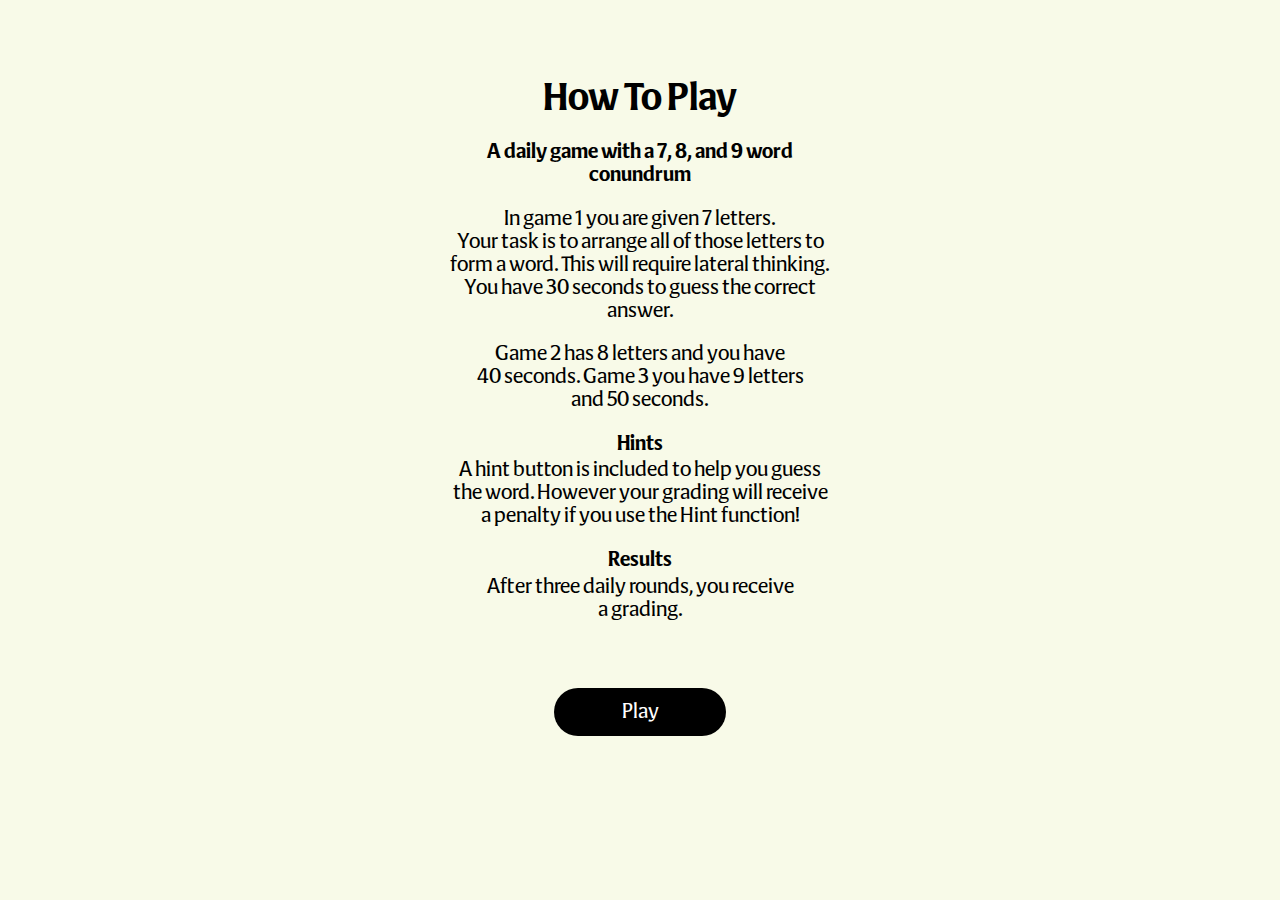
<file: index.html>
<!DOCTYPE html>
<html lang="en">
<head>
    <meta charset="UTF-8">
    <meta name="viewport" content="width=device-width, initial-scale=1.0">
    <title>Document</title>
    <link rel="stylesheet" href="styles/format.css">
    <link rel="stylesheet" href="styles/style.css">
    <link rel="stylesheet" href="styles/text.css">
    <script src="scripts/game.js" defer></script>
    <script src="scripts/main.js" defer></script>
    <script src="scripts/timer.js" defer></script>
    <script src="scripts/unitTesting.js" defer></script>
</head>
<body class="off-white">
    <div id="game" class="page">
        <div>
            <div class="alert-container" data-alert-container></div>
            <div class="header">
                <div>
                    <img src="resources/Conundrum horizontal.svg" class="conundrum-horizontal-icon">
                </div>
                <div>
                    <a onclick="showPage('info')">
                        <img src="resources/info-icon.svg" class="icon">
                    </a>
                </div>
                <div>
                    <a onclick="showPage('stats')">
                        <img src="resources/stats-icon.svg" class="icon">
                    </a>
                </div>
            </div>
            <div class="underline"></div>
        </div>
        <div class="centered gap" style="--amount: 2em;">
            <canvas class="" id="circleCanvas" width="400" height="400" style="width: 6em; height: 6em;"></canvas>
            <div class="no-display" style="height: 6em;" data-answer-element>
                <div class="text-game-answer">Answer:</div>
                <div class="text-game-solution" data-answer-text>Example</div>
            </div>
        </div>
        <div class="gap centered" style="--amount: 1em">
            <div class="text-game-heading centered">
                Your Guess
            </div>
        </div>
        <div class="box gap" style="--amount: .5em" data-guessboard>
            <div class="card-button non-interactive guess"></div>
            <div class="card-button non-interactive guess"></div>
            <div class="card-button non-interactive guess"></div>
            <div class="card-button non-interactive guess"></div>
            <div class="card-button non-interactive guess"></div>
            <div class="card-button non-interactive guess"></div>
            <div class="card-button non-interactive guess"></div>
            <div class="card-button non-interactive guess"></div>
            <div class="card-button non-interactive guess"></div>
        </div>
        <div class="gap centered" style="--amount: 2em">
            <div class="text-game-heading centered">
                Press letters as required
            </div>
        </div>
        <div class="box gap" style="--amount: .5em" data-keyboard>
            <div class="card-button">A</div>
            <div class="card-button">A</div>
            <div class="card-button">A</div>
            <div class="card-button">A</div>
            <div class="card-button">A</div>
            <div class="card-button">A</div>
            <div class="card-button">A</div>
            <div class="card-button">A</div>
            <div class="card-button">A</div>
        </div>
        <div>
            <div class="centered gap" style="--amount: 1em" >
                <button class="button hint" onclick="pressHint()" data-button-one>Hint</button>
            </div>
            <div class="centered gap" style="--amount: 0.5em">
                <div class="text-game-hint hidden" data-text-one>
                    None
                </div>
            </div>
        </div>
        <div>
            <div class="centered gap" style="--amount: 1em">
                <button class="button play-again" data-button-two>Play Next</button>
            </div>
            <div class="centered gap" style="--amount: 0.5em">
                <div class="text-game-hint hidden" data-text-two>
                    None
                </div>
            </div>
        </div>
        <div class="centered gap"  style="--amount: 0.75em">
            <div class="text-game-number" data-game-text>Game</div>
        </div>
        <div class="centered text-game-letters">
            <div data-game-letters>1 of 3</div>
        </div>
    </div>
    <div id="info" class="page active">
        <div class="text-info-title gap centered" style="--amount: 1.5em">
            How To Play
        </div>
        <div class="centered">
            <div class="text-box-info heading gap centered" style="--amount: 1.1em">
                A daily game with a 7, 8, and 9 word <br>conundrum
            </div>
        </div>
        <div class="centered">
            <div class="text-box-info gap centered" style="--amount: 1.1em">
                In game 1 you are given 7 letters.<br> Your task is to arrange all of those letters to <br>form a word. This will require
                lateral thinking.<br> You have 30 seconds to guess the correct <br>answer.
            </div>
        </div>
        <div class="centered">
            <div class="text-box-info gap centered" style="--amount: 1em">
                Game 2 has 8 letters and you have<br> 40 seconds. Game 3 you have 9 letters<br> and 50 seconds.
            </div>
        </div>
        <div class="centered">
            <div class="text-box-info heading gap centered" style="--amount: 1.1em">
                Hints
            </div>
        </div>
        <div class="centered">
            <div class="text-box-info gap centered" style="--amount: .2em">
                A hint button is included to help you guess<br> the word. However your grading will receive<br> a penalty if you use the
                Hint function!
            </div>
        </div>
        <div class="centered">
            <div class="text-box-info heading gap centered" style="--amount: 1.1em">
                Results
            </div>
        </div>
        <div class="centered">
            <div class="text-box-info gap centered" style="--amount: .2em">
                After three daily rounds, you receive<br> a grading.
            </div>
        </div>
        <div class="centered gap" style="--amount: 1.5em">
            <button class="button play" data-play-button>
                Play
            </button>
        </div>
    </div>
    <div id="stats" class="page">
        <div>
            <div class="alert-container" data-stats-alert-container></div>
            <div class="header">
                <div>
                    <img src="resources/Conundrum horizontal.svg" class="conundrum-horizontal-icon">
                </div>
                <div>
                    <a onclick="showPage('info')">
                        <img src="resources/info-icon.svg" class="icon">
                    </a>
                </div>
                <div>
                    <a onclick="showPage('game')">
                        <img src="resources/x-symbol.svg" class="icon">
                    </a>
                </div>
            </div>
            <div class="underline"></div>
        </div>
        <div class="text-stats-heading gap" style="--amount: 1.2em">
            Your Statistics Today
        </div>
        <div class="stats-grid" data-statistics-today>
            <div class="statistic">
                <h4 class="statistic-data">0</h4>
                <p class="statistic-label">Current Streak</p>
            </div>
            <div class="statistic">
                <h4 class="statistic-data">0</h4>
                <p class="statistic-label">Games</p>
            </div>
            <div class="statistic">
                <h4 class="statistic-data">0</h4>
                <p class="statistic-label">Wins</p>
            </div>
            <div class="statistic">
                <h4 class="statistic-data">0</h4>
                <p class="statistic-label">Hints Used</p>
            </div>
            <div class="statistic large">
                <h4 class="statistic-data">N/A</h4>
                <p class="statistic-label text-stats-grade">Today's Grade</p>
            </div>
        </div>
        <div class="text-stats-heading gap" style="--amount: 1.2em">
            Your Overall Statistics
        </div>
        <div class="stats-grid" data-statistics-overall>
            <div class="statistic">
                <h4 class="statistic-data">0</h4>
                <p class="statistic-label">Days Played</p>
            </div>
            <div class="statistic">
                <h4 class="statistic-data">0</h4>
                <p class="statistic-label">Games</p>
            </div>
            <div class="statistic">
                <h4 class="statistic-data">0</h4>
                <p class="statistic-label">Wins</p>
            </div>
            <div class="statistic">
                <h4 class="statistic-data">0</h4>
                <p class="statistic-label">Hints Used</p>
            </div>
            <div class="statistic large">
                <h4 class="statistic-data">N/A</h4>
                <p class="statistic-label text-stats-grade">Overall Grade</p>
            </div>
        </div>
        
        <div class="centered gap" style="--amount: 6em">
            <button class="button share" onclick="pressShare()" data-share-button>
                Share
            </button>
        </div>
    </div>
    <div id="welcome" class="page">
        <div class="centered gap" style="--amount: 2em">
            <img src="resources/Conundrum vertical.svg" class="welcome-header" alt="">
        </div>
        <div class="text-welcome-title gap centered" style="--amount: 3em" data-welcome-header>
            None
        </div>
        <div class="text-box-welcome long gap centered" style="--amount: 0.5em" data-welcome-message>
            None
        </div>
        <div class="centered gap" style="--amount: 14em">
            <button class="button welcome" onclick="showPage('game')" data-welcome-button>
                None
            </button>
        </div>
        <div class="text-welcome-date gap centered" style="--amount: 1.25em" data-welcome-date>
            None
        </div>
        <div class="text-welcome-puzzle centered" data-welcome-number style="visibility: hidden;">
            None
        </div>
    </div>
</body>
</html>
</file>
<file: styles/format.css>
@font-face {
    font-family: Clairseach;
    src: url(../fonts/Clairseach-Black.otf) format('opentype');
    font-weight: bolder;
}

@font-face {
    font-family: Clairseach;
    src: url(../fonts/Clairseach-Bold.otf) format('opentype');
    font-weight: bold;
}

@font-face {
    font-family: Clairseach;
    src: url(../fonts/Clairseach-Regular.otf) format('opentype');
    font-weight: normal;
}

*,
*::after,
*::before {
    box-sizing: border-box;
    font-family: Clairseach;
}

:root {
    --change-color: #009982;
    --guess-color: #ABB7B7;
    --win-color: #D2DB5C;
    --answer-color: #FF5933;
    --play-next-color: #00605C;
    --splash-screen-color: #F8FAE8;
}

body {
    background-color: white;
    margin: auto;
    padding: 0em;
    display: flex;
    flex-direction: column;
    align-items: center;

    position: relative;
    height: 100dvh;
    width: 100%;
}

html {
    font-size: clamp(0.4rem, 2.65vh, 2.5em);
}

@media screen and (max-width: 600px) {
    html {
        font-size: clamp(0.4rem, min(4.75vw, 2.65vh), 2.5em);
    }
}

.center-horizontal {
    display: flex;
    flex-direction: column;
    justify-content: center;
    align-items: center;
    text-align: center;
    min-height: 100dvh;
}

.no-display {
    display: none;
    visibility: collapse;
}

.white {
    background-color: white;
}

.off-white {
    background-color: var(--splash-screen-color);
}



.gap {
    margin-top: var(--amount);
}

.gap.under {
    margin-bottom: var(--amount);
}

.box {
    display: flex;
    justify-content: center;
    align-items: center;
    text-align: center;
    width: 19.0em;
}

.box.buttons {
    width: 17.5em;
}

.text-box-info {
    width: 22em;
    display: flex;
    justify-content: left;
    font-size: .8em;
}

.text-box-info.heading {
    width: 20em;
    font-weight: bolder;
    font-size: 0.8em;
}

.text-box-welcome {
    width: 18em;
    display: flex;
    justify-content: center;
    font-size: 1em;
    margin-bottom: -2.35em;
}

.text-box-welcome.long {
    margin-bottom: 0em;
    width: 18em;
}

.box.left {
    justify-content: left;
}

.box.right {
    justify-content: right;
}

.shake {
    animation: shake 250ms ease-in-out;
}

.tile.dance {
    animation: dance 500ms ease-in-out;
}

.tile.flip {
    transform: rotateX(90deg);
}

@keyframes shake {
    10% {
        transform: translateX(-5%);
    }

    30% {
        transform: translateX(5%);
    }

    50% {
        transform: translateX(-7.5%);
    }

    70% {
        transform: translateX(7.5%);
    }

    90% {
        transform: translateX(-5%);
    }

    100% {
        transform: translateX(0);
    }
}

@keyframes dance {
    20% {
        transform: translateY(-50%);
    }

    40% {
        transform: translateY(5%);
    }

    60% {
        transform: translateY(-25%);
    }

    80% {
        transform: translateY(2.5%);
    }

    90% {
        transform: translateY(-5%);
    }

    100% {
        transform: translateY(0%);
    }
}

.alert-container {
    position: fixed;
    top: 9vh;
    left: 50vw;
    transform: translateX(-50%);
    z-index: 1;
    display: flex;
    flex-direction: column;
    align-items: center;
}

.alert-container.stats {
    top: clamp(1em, 60vh, 30em);
}

.alert {
    border: none;
    pointer-events: none;
    background-color: var(--win-color);
    padding: 1em;
    padding-top: .5em;
    padding-bottom: .5em;
    border-radius: .25em;
    opacity: 1;
    transition: opacity 500ms ease-in-out;
    margin-bottom: .55em;
}

.alert.win {
    background-color: var(--win-color);
}

.alert.loss {
    background-color: var(--answer-color);
}

.alert:last-child {
    margin-bottom: 0;
}

.alert.hide {
    opacity: 0;
}

.welcome-header {
    width: 10em;
}

.centered {
    display: flex;
    justify-content: center;
    align-items: center;
    text-align: center;
}
</file>
<file: styles/style.css>
.page {
    visibility: hidden;
    position: absolute;
    margin-top: .5em;
    padding-top: .5em;

    max-width: 100%;
    max-height: 100%;
    overflow: hidden;
}

.page.active {
    visibility: visible;
    position: relative;
}

.header {
    display: inline-flex;
    gap: 1em;
    height: 1.5em;
    justify-content: center;
    align-items: center;
    font-weight: bold;
}

.underline {
    width: 19em;
    margin: 0;
    height: 2px;
    background: hsl(209, 7%, 78%);
}

.underline.game {
    margin-left: 2em;
    width: 15em;
    background: skyblue;
}

.conundrum-horizontal-icon {
    height: 1.25em;
    padding-left: 1em;
}

.icon {
    height: 1.25em;
    user-select: none;
    cursor: pointer;
}

.icon.hidden {
    visibility: hidden;
    user-select: none;
}

.button {
    height: 2.5em;
    background: black;
    border: none;
    border-radius: 2em;
    font-size: 0.8em;
    justify-content: center;
    color: white;
    cursor: pointer;
}

.button.play {
    width: 9em;
    margin-top: 1.60em;
}

.button.welcome {
    width: 9em;
}

.button.share {
    width: 9em;
}

.button.share.inactive {
    background-color: grey;
}

.button.clear {
    width: 6em;
    color: black;
    background: white;
    border: solid black .1em;
}

.button.hint {
    width: 6em;
    color: black;
    background: white;
    border: solid black .1em;
}

button.hint.changed {
    background-color: black;
    color: white;
    cursor: none;
    pointer-events: none;
}

.button.play-again {
    width: 9em;
}

.button.play-again.hidden {
    visibility: hidden;
    pointer-events: none;
}

.timer {
    margin-top: 1em;
    display: flex;
    align-items: center;
    font-weight: bold;
    border-radius: .25em;
    border: solid black;
    width: 5em;
    padding: 0.2em;
}

.card {
    border: .1em solid black;
    border-radius: .2em;
    padding: .4em;
    margin: .2em;
    width: 2em;
    height: 2em;
}

.card-button {
    color: black;
    background: white;
    border: .1em solid black;
    border-radius: .1em;
    padding-bottom: .35em;
    margin: .05em;
    width: 1.8em;
    height: 2.25em;
    font-weight: bold;
    font-size: 1em;
    cursor: pointer;
    display: flex;
    justify-content: center;
    align-items: end;
    text-align: center;
}

.card-button.hidden {
    cursor: none;
    pointer-events: none;
    display: none;
}

.card-button.non-interactive {
    cursor: none;
    pointer-events: none;
}

.guess {
    border: .1em solid var(--guess-color);
    background: var(--guess-color);
}

.changed {
    border: none;
    background-color: var(--change-color);
}

.statistic {
    display: inline;
    border-color: black;
    width: auto;
    height: auto;
    grid-column: span 1;
    justify-content: center;
    align-items: center;
    text-align: center;
}

.statistic.large {
    grid-column: span 4;
}

.statistic-data {
    font-size: 1.25em;
    margin-bottom: -.5em;
}

.statistic-label {
    font-size: .65em;
}

.stats-grid {
    display: grid;
    justify-content: center;
    align-content: center;
    grid-template-columns: repeat(4, 4em);
    grid-template-rows: repeat(2, 4.25em);
    gap: .5em;
    margin-bottom: 1em;
    margin-top: -.5em;
}
</file>
<file: styles/text.css>
.text-game-timer {
    padding-left: 0.6em;
}

.text-game-heading {
    font-size: 1.2em;
    font-weight: bold;
}

.text-game-small {
    font-size: 1.2em;
}

.text-game-hint {
    width: 20em;
    height: 2em;
    line-height: 0.85em;
    font-style:  italic;
    font-size: 0.8em;
}

.text-game-hint.hidden {
    visibility: hidden;
}

.text-game {
    font-weight: bold;
}

.text-game-number {
    font-size: 1em;
    font-weight: bold;
}

.text-game-letters {
    font-size: .8em;
}

.text-game-answer {
    font-size: .8em;
}

.text-game-solution {
    font-size: 1.2em;
    font-weight: bold;
    color: var(--answer-color);
}

.text-info-title {
    font-weight: bold;
    font-size: 1.5em;
}

.text-info-heading {
    font-weight: bold;
    font-size: 1.2em;
}

.text-stats-heading {
    font-weight: bold;
    font-size: 1em;
}

.text-stats-grade {
    font-weight: bold;
}

.text-welcome-title {
    font-weight: bolder;
    font-size: 1.2em;
}

.text-welcome-subtitle {
    font-size: 0.8em;
    font-weight: bold;
}

.text-welcome-date {
    font-weight: bold;
    font-size: 0.8em;
}

.text-welcome-puzzle {
    font-size: 0.8em;
}
</file>
